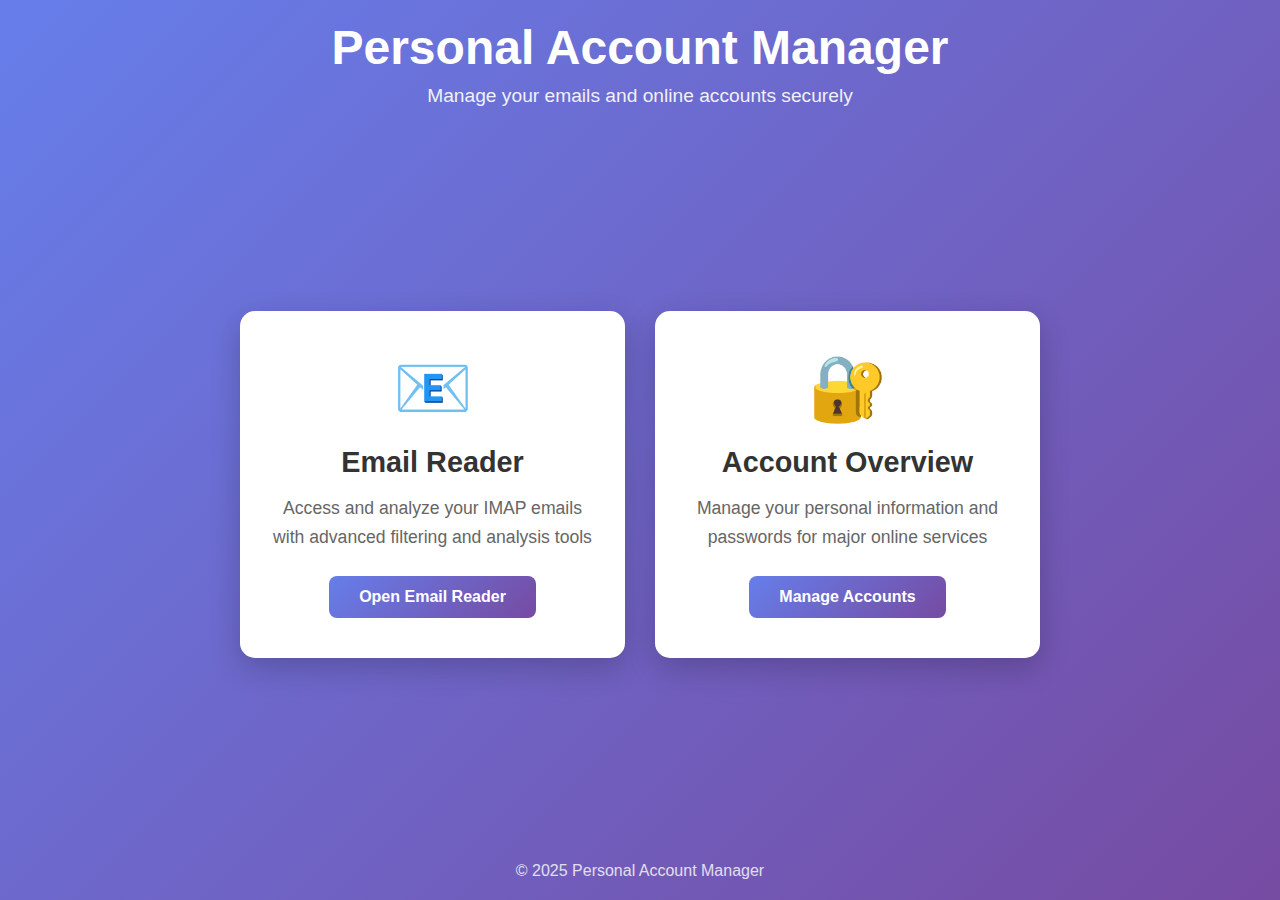
<file: index.html>
<!DOCTYPE html>
<html lang="en">
<head>
    <meta charset="UTF-8">
    <meta name="viewport" content="width=device-width, initial-scale=1.0">
    <title>Personal Account Manager</title>
    <link rel="stylesheet" href="styles.css">
</head>
<body>
    <div class="container">
        <header>
            <h1>Personal Account Manager</h1>
            <p>Manage your emails and online accounts securely</p>
        </header>

        <main>
            <div class="options-grid">
                <div class="option-card">
                    <div class="card-icon">📧</div>
                    <h2>Email Reader</h2>
                    <p>Access and analyze your IMAP emails with advanced filtering and analysis tools</p>
                    <a href="email-reader.html" class="btn btn-primary">Open Email Reader</a>
                </div>

                <div class="option-card">
                    <div class="card-icon">🔐</div>
                    <h2>Account Overview</h2>
                    <p>Manage your personal information and passwords for major online services</p>
                    <a href="account-overview.html" class="btn btn-primary">Manage Accounts</a>
                </div>
            </div>
        </main>

        <footer>
            <p>&copy; 2025 Personal Account Manager</p>
        </footer>
    </div>
</body>
</html>
</file>
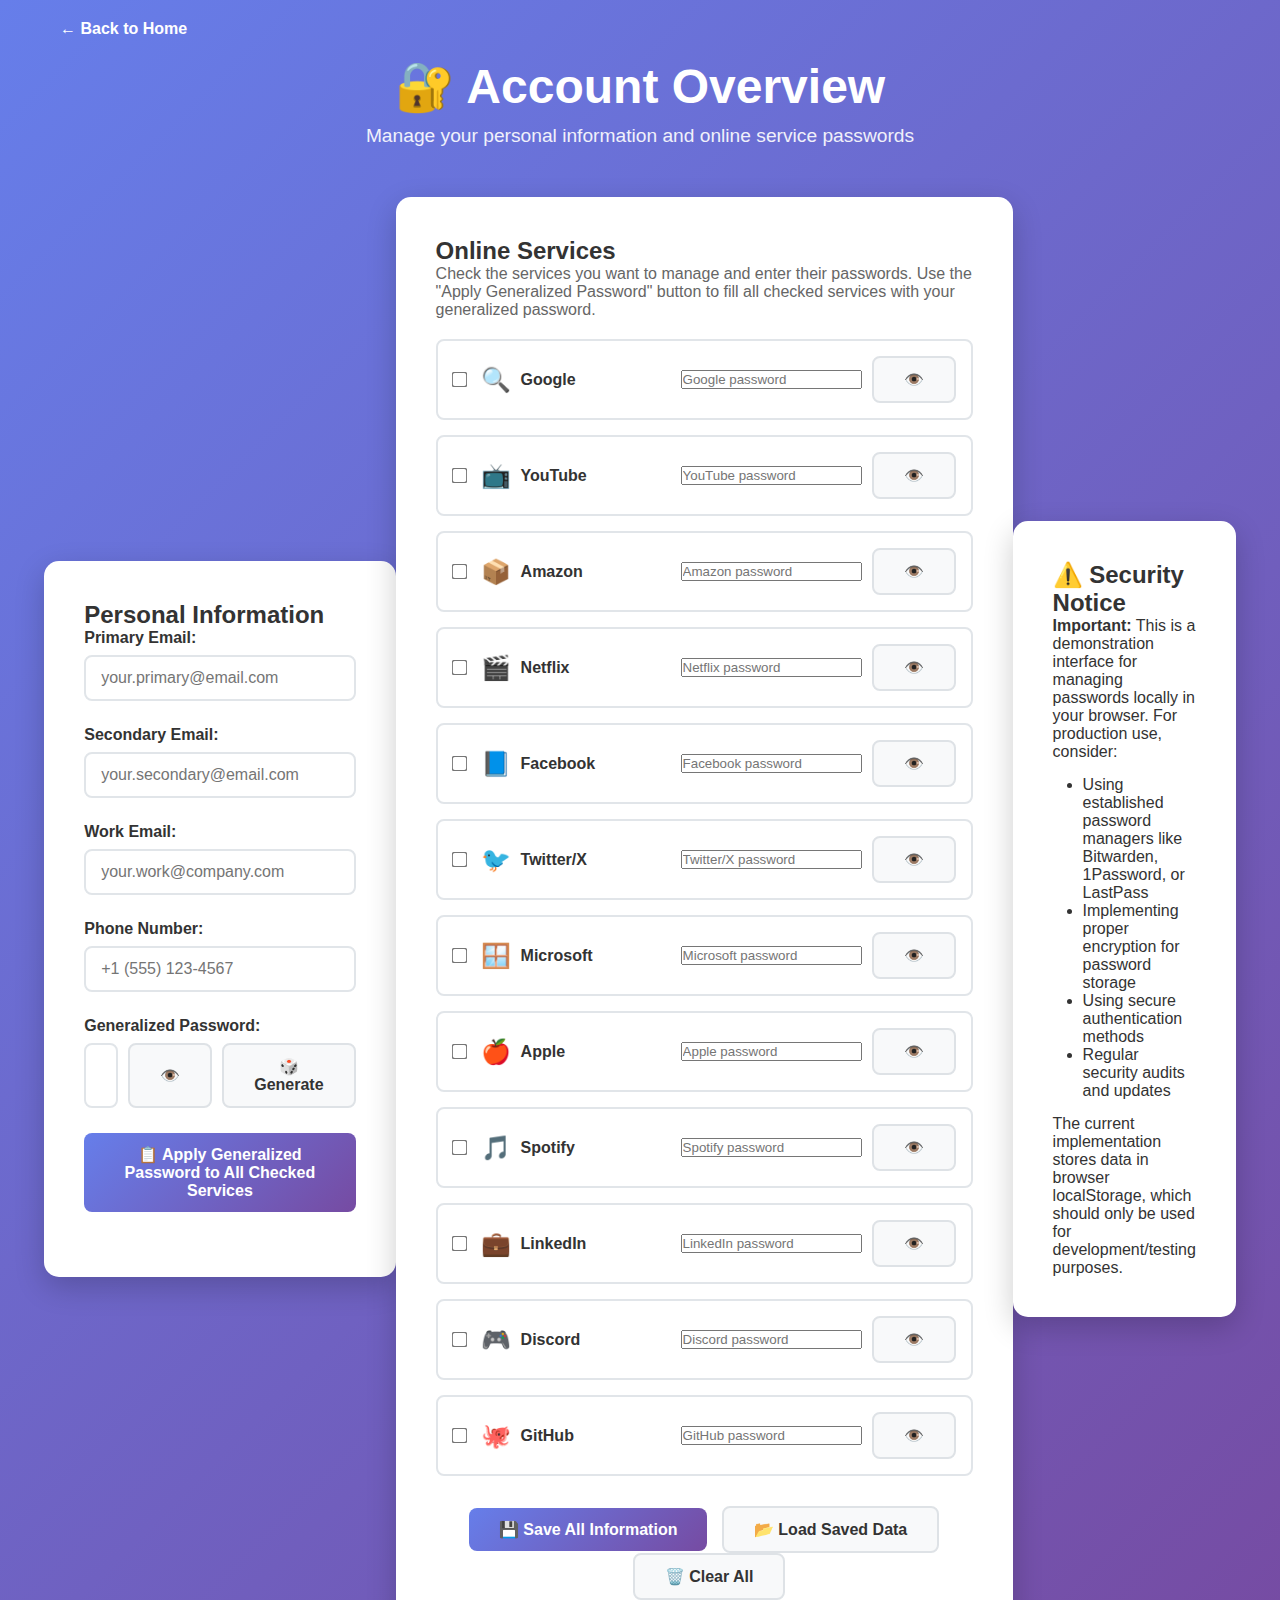
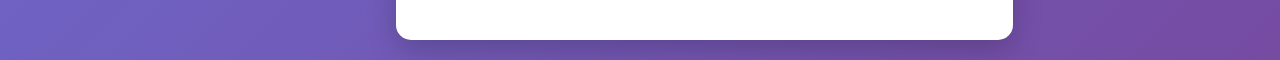
<file: account-overview.html>
<!DOCTYPE html>
<html lang="en">
<head>
    <meta charset="UTF-8">
    <meta name="viewport" content="width=device-width, initial-scale=1.0">
    <title>Account Overview - Password Manager</title>
    <link rel="stylesheet" href="styles.css">
</head>
<body>
    <div class="container">
        <a href="index.html" class="back-link">← Back to Home</a>
        
        <header>
            <h1>🔐 Account Overview</h1>
            <p>Manage your personal information and online service passwords</p>
        </header>

        <main>
            <div class="form-container">
                <h2>Personal Information</h2>
                <form id="personalInfoForm">
                    <div class="form-group">
                        <label for="primaryEmail">Primary Email:</label>
                        <input type="email" id="primaryEmail" name="primaryEmail" placeholder="your.primary@email.com">
                    </div>
                    
                    <div class="form-group">
                        <label for="secondaryEmail">Secondary Email:</label>
                        <input type="email" id="secondaryEmail" name="secondaryEmail" placeholder="your.secondary@email.com">
                    </div>
                    
                    <div class="form-group">
                        <label for="workEmail">Work Email:</label>
                        <input type="email" id="workEmail" name="workEmail" placeholder="your.work@company.com">
                    </div>
                    
                    <div class="form-group">
                        <label for="phoneNumber">Phone Number:</label>
                        <input type="tel" id="phoneNumber" name="phoneNumber" placeholder="+1 (555) 123-4567">
                    </div>
                    
                    <div class="form-group">
                        <label for="generalPassword">Generalized Password:</label>
                        <div style="display: flex; gap: 10px;">
                            <input type="password" id="generalPassword" name="generalPassword" placeholder="Enter your generalized password" style="flex: 1;">
                            <button type="button" class="btn btn-secondary" onclick="togglePasswordVisibility('generalPassword')">👁️</button>
                            <button type="button" class="btn btn-secondary" onclick="generatePassword()">🎲 Generate</button>
                        </div>
                    </div>
                    
                    <div class="form-group">
                        <button type="button" class="btn btn-primary" onclick="applyGeneralizedPassword()">
                            📋 Apply Generalized Password to All Checked Services
                        </button>
                    </div>
                </form>
            </div>

            <div class="form-container">
                <h2>Online Services</h2>
                <p style="margin-bottom: 20px; color: #666;">Check the services you want to manage and enter their passwords. Use the "Apply Generalized Password" button to fill all checked services with your generalized password.</p>
                
                <div id="servicesContainer">
                    <!-- Google Services -->
                    <div class="service-item">
                        <div class="service-info">
                            <input type="checkbox" class="service-checkbox" id="google">
                            <span class="service-logo">🔍</span>
                            <span class="service-name">Google</span>
                        </div>
                        <input type="password" class="password-input" placeholder="Google password" data-service="google">
                        <button type="button" class="btn btn-secondary" onclick="togglePasswordVisibility(this)" style="margin-left: 10px;">👁️</button>
                    </div>
                    
                    <!-- YouTube -->
                    <div class="service-item">
                        <div class="service-info">
                            <input type="checkbox" class="service-checkbox" id="youtube">
                            <span class="service-logo">📺</span>
                            <span class="service-name">YouTube</span>
                        </div>
                        <input type="password" class="password-input" placeholder="YouTube password" data-service="youtube">
                        <button type="button" class="btn btn-secondary" onclick="togglePasswordVisibility(this)" style="margin-left: 10px;">👁️</button>
                    </div>
                    
                    <!-- Amazon -->
                    <div class="service-item">
                        <div class="service-info">
                            <input type="checkbox" class="service-checkbox" id="amazon">
                            <span class="service-logo">📦</span>
                            <span class="service-name">Amazon</span>
                        </div>
                        <input type="password" class="password-input" placeholder="Amazon password" data-service="amazon">
                        <button type="button" class="btn btn-secondary" onclick="togglePasswordVisibility(this)" style="margin-left: 10px;">👁️</button>
                    </div>
                    
                    <!-- Netflix -->
                    <div class="service-item">
                        <div class="service-info">
                            <input type="checkbox" class="service-checkbox" id="netflix">
                            <span class="service-logo">🎬</span>
                            <span class="service-name">Netflix</span>
                        </div>
                        <input type="password" class="password-input" placeholder="Netflix password" data-service="netflix">
                        <button type="button" class="btn btn-secondary" onclick="togglePasswordVisibility(this)" style="margin-left: 10px;">👁️</button>
                    </div>
                    
                    <!-- Facebook -->
                    <div class="service-item">
                        <div class="service-info">
                            <input type="checkbox" class="service-checkbox" id="facebook">
                            <span class="service-logo">📘</span>
                            <span class="service-name">Facebook</span>
                        </div>
                        <input type="password" class="password-input" placeholder="Facebook password" data-service="facebook">
                        <button type="button" class="btn btn-secondary" onclick="togglePasswordVisibility(this)" style="margin-left: 10px;">👁️</button>
                    </div>
                    
                    <!-- Twitter/X -->
                    <div class="service-item">
                        <div class="service-info">
                            <input type="checkbox" class="service-checkbox" id="twitter">
                            <span class="service-logo">🐦</span>
                            <span class="service-name">Twitter/X</span>
                        </div>
                        <input type="password" class="password-input" placeholder="Twitter/X password" data-service="twitter">
                        <button type="button" class="btn btn-secondary" onclick="togglePasswordVisibility(this)" style="margin-left: 10px;">👁️</button>
                    </div>
                    
                    <!-- Microsoft -->
                    <div class="service-item">
                        <div class="service-info">
                            <input type="checkbox" class="service-checkbox" id="microsoft">
                            <span class="service-logo">🪟</span>
                            <span class="service-name">Microsoft</span>
                        </div>
                        <input type="password" class="password-input" placeholder="Microsoft password" data-service="microsoft">
                        <button type="button" class="btn btn-secondary" onclick="togglePasswordVisibility(this)" style="margin-left: 10px;">👁️</button>
                    </div>
                    
                    <!-- Apple -->
                    <div class="service-item">
                        <div class="service-info">
                            <input type="checkbox" class="service-checkbox" id="apple">
                            <span class="service-logo">🍎</span>
                            <span class="service-name">Apple</span>
                        </div>
                        <input type="password" class="password-input" placeholder="Apple password" data-service="apple">
                        <button type="button" class="btn btn-secondary" onclick="togglePasswordVisibility(this)" style="margin-left: 10px;">👁️</button>
                    </div>
                    
                    <!-- Spotify -->
                    <div class="service-item">
                        <div class="service-info">
                            <input type="checkbox" class="service-checkbox" id="spotify">
                            <span class="service-logo">🎵</span>
                            <span class="service-name">Spotify</span>
                        </div>
                        <input type="password" class="password-input" placeholder="Spotify password" data-service="spotify">
                        <button type="button" class="btn btn-secondary" onclick="togglePasswordVisibility(this)" style="margin-left: 10px;">👁️</button>
                    </div>
                    
                    <!-- LinkedIn -->
                    <div class="service-item">
                        <div class="service-info">
                            <input type="checkbox" class="service-checkbox" id="linkedin">
                            <span class="service-logo">💼</span>
                            <span class="service-name">LinkedIn</span>
                        </div>
                        <input type="password" class="password-input" placeholder="LinkedIn password" data-service="linkedin">
                        <button type="button" class="btn btn-secondary" onclick="togglePasswordVisibility(this)" style="margin-left: 10px;">👁️</button>
                    </div>
                    
                    <!-- Discord -->
                    <div class="service-item">
                        <div class="service-info">
                            <input type="checkbox" class="service-checkbox" id="discord">
                            <span class="service-logo">🎮</span>
                            <span class="service-name">Discord</span>
                        </div>
                        <input type="password" class="password-input" placeholder="Discord password" data-service="discord">
                        <button type="button" class="btn btn-secondary" onclick="togglePasswordVisibility(this)" style="margin-left: 10px;">👁️</button>
                    </div>
                    
                    <!-- GitHub -->
                    <div class="service-item">
                        <div class="service-info">
                            <input type="checkbox" class="service-checkbox" id="github">
                            <span class="service-logo">🐙</span>
                            <span class="service-name">GitHub</span>
                        </div>
                        <input type="password" class="password-input" placeholder="GitHub password" data-service="github">
                        <button type="button" class="btn btn-secondary" onclick="togglePasswordVisibility(this)" style="margin-left: 10px;">👁️</button>
                    </div>
                </div>
                
                <div style="margin-top: 30px; text-align: center;">
                    <button type="button" class="btn btn-primary" onclick="saveAllData()">💾 Save All Information</button>
                    <button type="button" class="btn btn-secondary" onclick="loadSavedData()" style="margin-left: 10px;">📂 Load Saved Data</button>
                    <button type="button" class="btn btn-secondary" onclick="clearAllData()" style="margin-left: 10px;">🗑️ Clear All</button>
                </div>
            </div>

            <div class="form-container">
                <h2>⚠️ Security Notice</h2>
                <p><strong>Important:</strong> This is a demonstration interface for managing passwords locally in your browser. For production use, consider:</p>
                <ul style="margin: 15px 0; padding-left: 30px;">
                    <li>Using established password managers like Bitwarden, 1Password, or LastPass</li>
                    <li>Implementing proper encryption for password storage</li>
                    <li>Using secure authentication methods</li>
                    <li>Regular security audits and updates</li>
                </ul>
                <p>The current implementation stores data in browser localStorage, which should only be used for development/testing purposes.</p>
            </div>
        </main>
    </div>

    <script src="account-overview.js"></script>
</body>
</html>
</file>
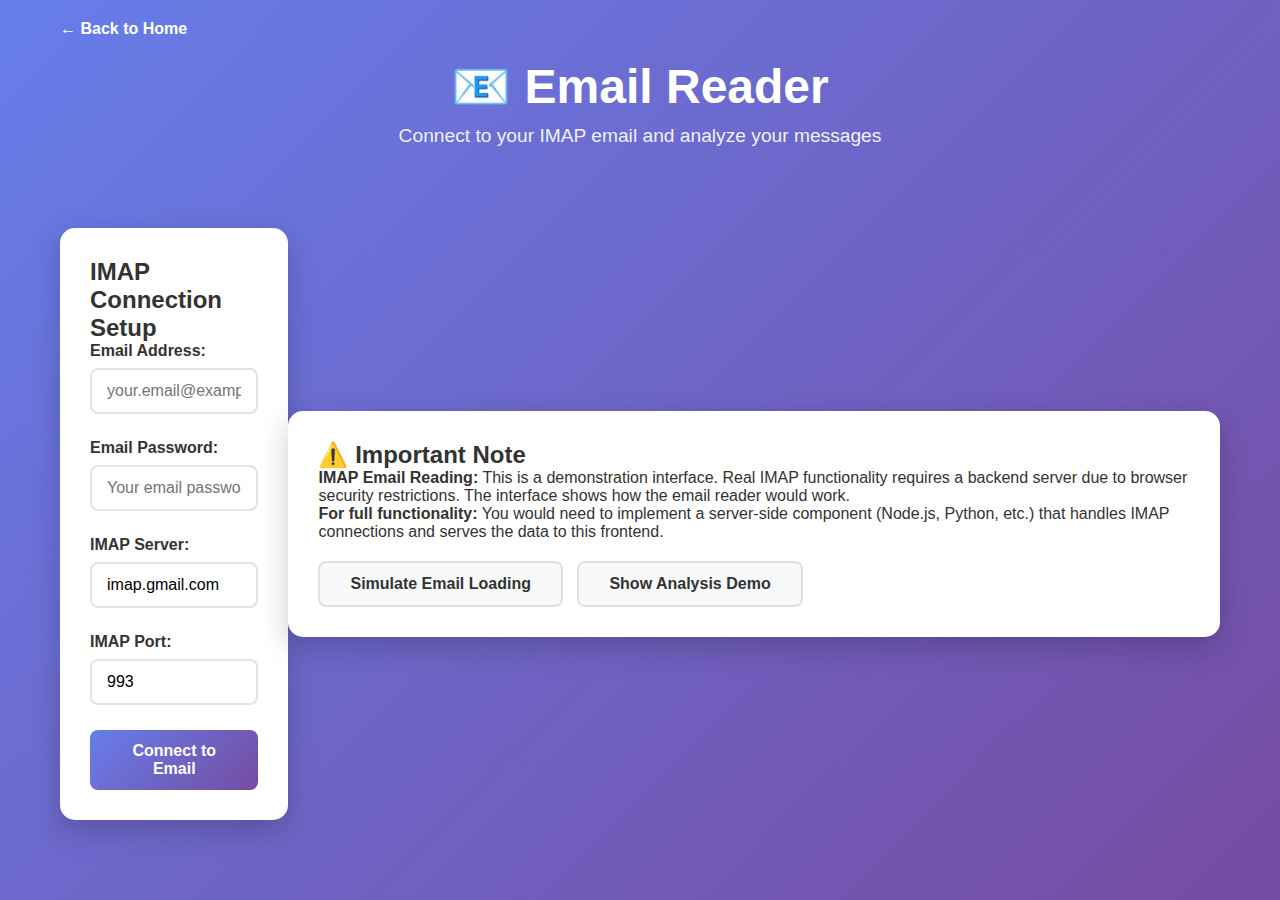
<file: email-reader.html>
<!DOCTYPE html>
<html lang="en">
<head>
    <meta charset="UTF-8">
    <meta name="viewport" content="width=device-width, initial-scale=1.0">
    <title>Email Reader - IMAP Client</title>
    <link rel="stylesheet" href="styles.css">
</head>
<body>
    <div class="container">
        <a href="index.html" class="back-link">← Back to Home</a>
        
        <header>
            <h1>📧 Email Reader</h1>
            <p>Connect to your IMAP email and analyze your messages</p>
        </header>

        <main>
            <div class="email-container">
                <h2>IMAP Connection Setup</h2>
                <form id="imapForm">
                    <div class="form-group">
                        <label for="email">Email Address:</label>
                        <input type="email" id="email" name="email" required placeholder="your.email@example.com">
                    </div>
                    
                    <div class="form-group">
                        <label for="password">Email Password:</label>
                        <input type="password" id="password" name="password" required placeholder="Your email password">
                    </div>
                    
                    <div class="form-group">
                        <label for="imapServer">IMAP Server:</label>
                        <input type="text" id="imapServer" name="imapServer" placeholder="imap.gmail.com" value="imap.gmail.com">
                    </div>
                    
                    <div class="form-group">
                        <label for="imapPort">IMAP Port:</label>
                        <input type="number" id="imapPort" name="imapPort" placeholder="993" value="993">
                    </div>
                    
                    <button type="submit" class="btn btn-primary">Connect to Email</button>
                </form>
            </div>

            <div class="email-container" id="emailDisplay" style="display: none;">
                <div style="display: flex; justify-content: space-between; align-items: center; margin-bottom: 20px;">
                    <h2>Email Messages</h2>
                    <button class="btn btn-secondary" onclick="refreshEmails()">Refresh</button>
                </div>
                
                <div class="email-list" id="emailList">
                    <!-- Emails will be loaded here -->
                </div>
            </div>

            <div class="email-container" id="emailAnalysis" style="display: none;">
                <h2>📊 Email Analysis</h2>
                <div id="analysisResults">
                    <div class="analysis-item">
                        <h3>Email Statistics</h3>
                        <p id="emailCount">Total emails: Loading...</p>
                        <p id="unreadCount">Unread emails: Loading...</p>
                    </div>
                    
                    <div class="analysis-item">
                        <h3>Top Senders</h3>
                        <div id="topSenders">Loading...</div>
                    </div>
                    
                    <div class="analysis-item">
                        <h3>Email Frequency</h3>
                        <div id="emailFrequency">Loading...</div>
                    </div>
                </div>
            </div>

            <div class="email-container">
                <h2>⚠️ Important Note</h2>
                <p><strong>IMAP Email Reading:</strong> This is a demonstration interface. Real IMAP functionality requires a backend server due to browser security restrictions. The interface shows how the email reader would work.</p>
                <p><strong>For full functionality:</strong> You would need to implement a server-side component (Node.js, Python, etc.) that handles IMAP connections and serves the data to this frontend.</p>
                
                <div style="margin-top: 20px;">
                    <button class="btn btn-secondary" onclick="simulateEmailLoad()">Simulate Email Loading</button>
                    <button class="btn btn-secondary" onclick="showAnalysis()" style="margin-left: 10px;">Show Analysis Demo</button>
                </div>
            </div>
        </main>
    </div>

    <script src="email-reader.js"></script>
</body>
</html>
</file>
<file: styles.css>
* {
    margin: 0;
    padding: 0;
    box-sizing: border-box;
}

body {
    font-family: 'Segoe UI', Tahoma, Geneva, Verdana, sans-serif;
    background: linear-gradient(135deg, #667eea 0%, #764ba2 100%);
    min-height: 100vh;
    color: #333;
}

.container {
    max-width: 1200px;
    margin: 0 auto;
    padding: 20px;
    min-height: 100vh;
    display: flex;
    flex-direction: column;
}

header {
    text-align: center;
    margin-bottom: 50px;
    color: white;
}

header h1 {
    font-size: 3rem;
    margin-bottom: 10px;
    font-weight: 700;
}

header p {
    font-size: 1.2rem;
    opacity: 0.9;
}

main {
    flex: 1;
    display: flex;
    align-items: center;
    justify-content: center;
}

.options-grid {
    display: grid;
    grid-template-columns: repeat(auto-fit, minmax(350px, 1fr));
    gap: 30px;
    width: 100%;
    max-width: 800px;
}

.option-card {
    background: white;
    border-radius: 15px;
    padding: 40px 30px;
    text-align: center;
    box-shadow: 0 10px 30px rgba(0, 0, 0, 0.2);
    transition: transform 0.3s ease, box-shadow 0.3s ease;
}

.option-card:hover {
    transform: translateY(-5px);
    box-shadow: 0 15px 40px rgba(0, 0, 0, 0.3);
}

.card-icon {
    font-size: 4rem;
    margin-bottom: 20px;
}

.option-card h2 {
    font-size: 1.8rem;
    margin-bottom: 15px;
    color: #333;
}

.option-card p {
    font-size: 1.1rem;
    color: #666;
    margin-bottom: 25px;
    line-height: 1.6;
}

.btn {
    display: inline-block;
    padding: 12px 30px;
    border-radius: 8px;
    text-decoration: none;
    font-weight: 600;
    transition: all 0.3s ease;
    border: none;
    cursor: pointer;
    font-size: 1rem;
}

.btn-primary {
    background: linear-gradient(135deg, #667eea 0%, #764ba2 100%);
    color: white;
}

.btn-primary:hover {
    transform: translateY(-2px);
    box-shadow: 0 5px 15px rgba(102, 126, 234, 0.4);
}

.btn-secondary {
    background: #f8f9fa;
    color: #333;
    border: 2px solid #dee2e6;
}

.btn-secondary:hover {
    background: #e9ecef;
    border-color: #adb5bd;
}

footer {
    text-align: center;
    margin-top: 50px;
    color: white;
    opacity: 0.8;
}

/* Form styles for other pages */
.form-container {
    background: white;
    border-radius: 15px;
    padding: 40px;
    box-shadow: 0 10px 30px rgba(0, 0, 0, 0.2);
    max-width: 800px;
    margin: 0 auto;
}

.form-group {
    margin-bottom: 25px;
}

.form-group label {
    display: block;
    margin-bottom: 8px;
    font-weight: 600;
    color: #333;
}

.form-group input,
.form-group select {
    width: 100%;
    padding: 12px 15px;
    border: 2px solid #e1e5e9;
    border-radius: 8px;
    font-size: 1rem;
    transition: border-color 0.3s ease;
}

.form-group input:focus,
.form-group select:focus {
    outline: none;
    border-color: #667eea;
}

.service-item {
    display: flex;
    align-items: center;
    justify-content: space-between;
    padding: 15px;
    border: 2px solid #e1e5e9;
    border-radius: 8px;
    margin-bottom: 15px;
    transition: border-color 0.3s ease;
}

.service-item:hover {
    border-color: #667eea;
}

.service-info {
    display: flex;
    align-items: center;
    flex: 1;
}

.service-checkbox {
    margin-right: 15px;
    transform: scale(1.2);
}

.service-name {
    font-weight: 600;
    margin-right: 20px;
    min-width: 120px;
}

.service-logo {
    font-size: 1.5rem;
    margin-right: 10px;
}

.password-input {
    flex: 1;
    margin-left: 20px;
}

.back-link {
    display: inline-block;
    margin-bottom: 20px;
    color: white;
    text-decoration: none;
    font-weight: 600;
}

.back-link:hover {
    text-decoration: underline;
}

.email-container {
    background: white;
    border-radius: 15px;
    padding: 30px;
    box-shadow: 0 10px 30px rgba(0, 0, 0, 0.2);
    margin-bottom: 30px;
}

.email-list {
    max-height: 400px;
    overflow-y: auto;
}

.email-item {
    padding: 15px;
    border-bottom: 1px solid #e1e5e9;
    cursor: pointer;
    transition: background-color 0.3s ease;
}

.email-item:hover {
    background-color: #f8f9fa;
}

.email-item:last-child {
    border-bottom: none;
}

.email-subject {
    font-weight: 600;
    margin-bottom: 5px;
}

.email-from {
    color: #666;
    font-size: 0.9rem;
    margin-bottom: 3px;
}

.email-date {
    color: #999;
    font-size: 0.8rem;
}

.analysis-item {
    background: #f8f9fa;
    border-radius: 8px;
    padding: 20px;
    margin-bottom: 20px;
    border-left: 4px solid #667eea;
}

.analysis-item h3 {
    color: #333;
    margin-bottom: 15px;
    font-size: 1.2rem;
}

.analysis-item p, .analysis-item div {
    color: #666;
    line-height: 1.6;
}

.password-strength {
    margin-top: 5px;
    font-size: 0.9rem;
}

.strength-very-weak { color: #dc3545; }
.strength-weak { color: #fd7e14; }
.strength-fair { color: #ffc107; }
.strength-good { color: #20c997; }
.strength-strong { color: #28a745; }

.notification {
    position: fixed;
    top: 20px;
    right: 20px;
    background: #28a745;
    color: white;
    padding: 15px 20px;
    border-radius: 8px;
    box-shadow: 0 4px 12px rgba(0, 0, 0, 0.15);
    z-index: 1000;
    opacity: 0;
    transform: translateX(100%);
    transition: all 0.3s ease;
}

.notification.show {
    opacity: 1;
    transform: translateX(0);
}

.notification.error {
    background: #dc3545;
}

.notification.warning {
    background: #ffc107;
    color: #333;
}

@media (max-width: 768px) {
    .container {
        padding: 15px;
    }
    
    header h1 {
        font-size: 2rem;
    }
    
    .options-grid {
        grid-template-columns: 1fr;
        gap: 20px;
    }
    
    .option-card {
        padding: 30px 20px;
    }
    
    .form-container {
        padding: 25px;
    }
    
    .service-item {
        flex-direction: column;
        align-items: flex-start;
    }
    
    .service-info {
        width: 100%;
        margin-bottom: 10px;
    }
    
    .password-input {
        width: 100%;
        margin-left: 0;
    }
    
    .notification {
        top: 10px;
        right: 10px;
        left: 10px;
        transform: translateY(-100%);
    }
    
    .notification.show {
        transform: translateY(0);
    }
}
</file>
